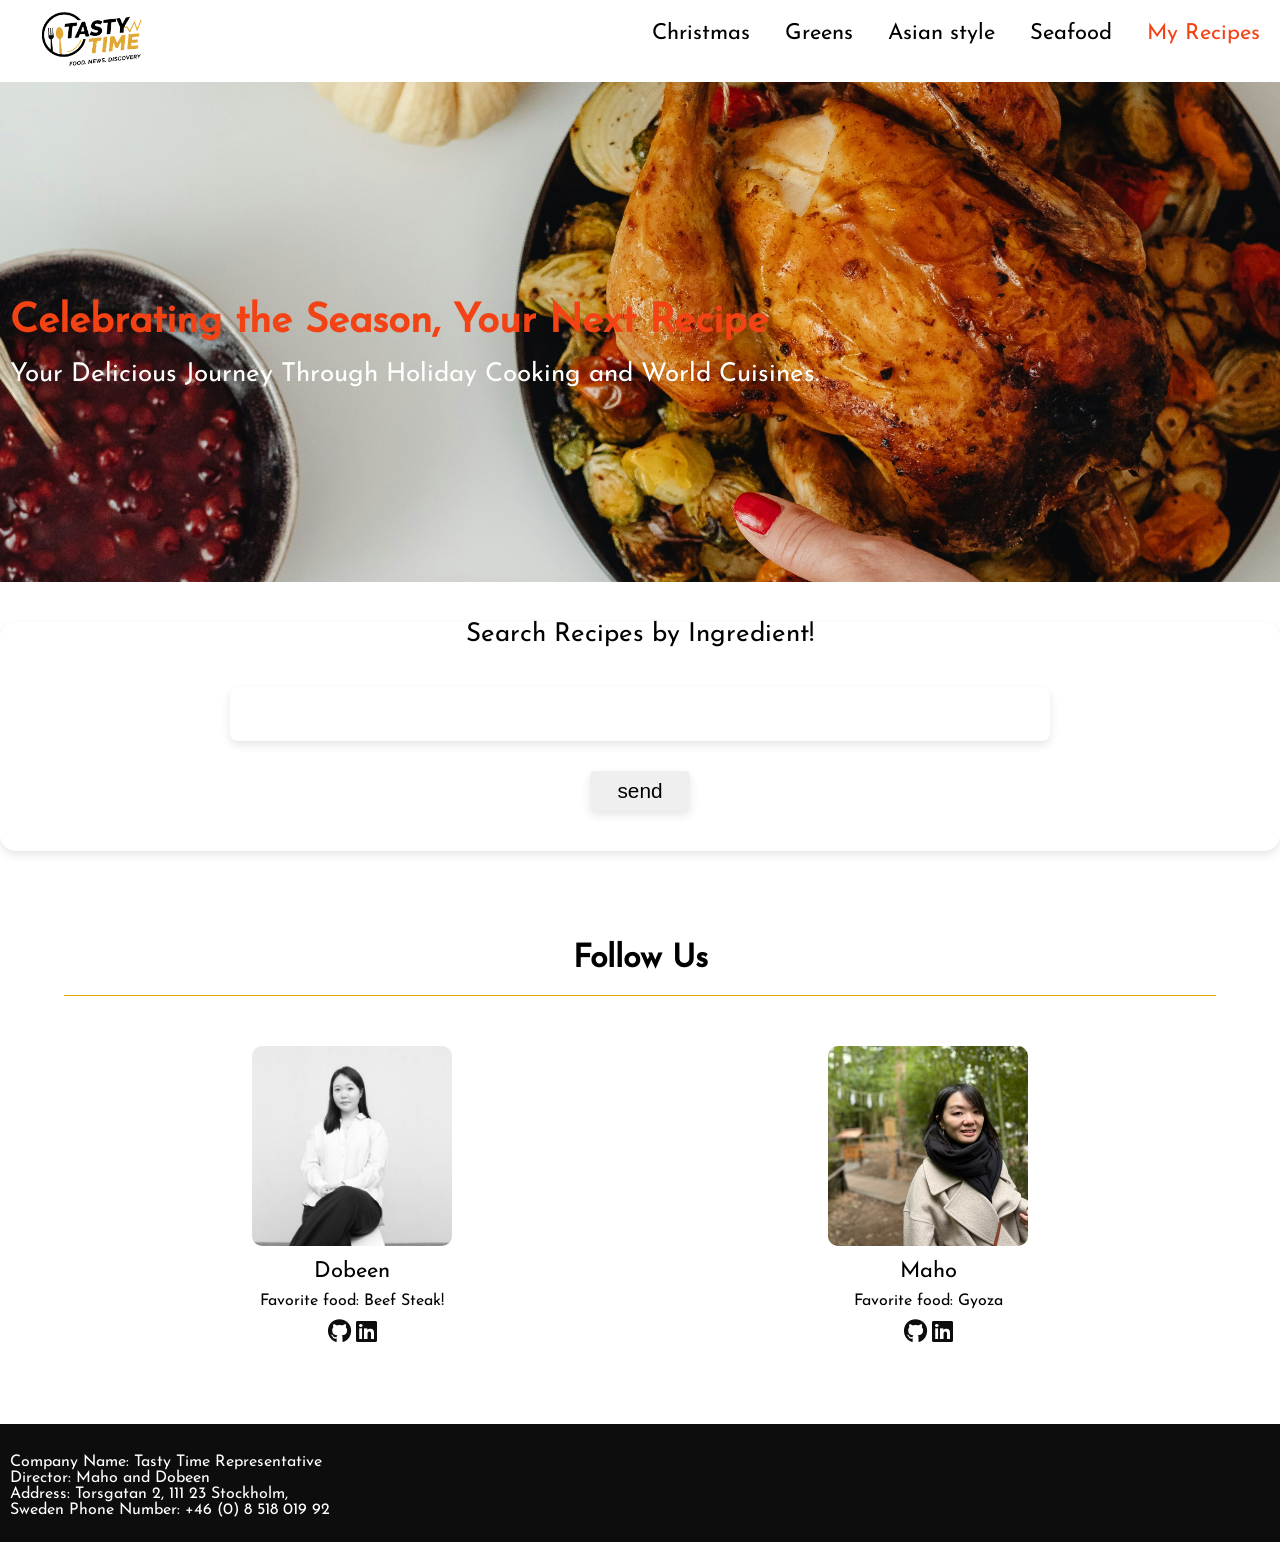
<file: index.html>
<!DOCTYPE html>
<html lang="en">
<head>
    <meta charset="UTF-8">
    <meta name="viewport" content="width=device-width, initial-scale=1.0">
    <title>Tasty Times develop</title>
    <link rel="stylesheet" href="styles/style.css" />
    <link rel="stylesheet" href="fonts/fontstyle.css" />
    <link rel="stylesheet" href="https://cdnjs.cloudflare.com/ajax/libs/font-awesome/6.5.1/css/all.min.css" integrity="sha512-DTOQO9RWCH3ppGqcWaEA1BIZOC6xxalwEsw9c2QQeAIftl+Vegovlnee1c9QX4TctnWMn13TZye+giMm8e2LwA==" crossorigin="anonymous" referrerpolicy="no-referrer" />
    <script src="js/jquery-3.7.1.min.js" defer></script>
    <script src="js/script.js" defer></script>
</head>
<body>
  <header class="header">
    <div class="header__wrap">
      <div class="logo-area">
        <a href="index.html" class="logo"><img src="img/logo.png" alt="" width="70px" height="auto"></a>
        <div class="icons-right">
          <a href="favorites.html" aria-label="my recipes"><i class="fa-brands fa-gratipay"></i></a>
          <i class="fa-solid fa-bars-staggered "></i>
        </div>
      </div>
      <div class="nav">
        <p data-target="section-christmas">Christmas</p>
        <p data-target="section-global-greens">Greens</p>
        <p data-target="section-asian-style-noodle">Asian style</p>
        <p data-target="section-mediterranean-style-seafood">Seafood</p>
        <a href="favorites.html" class="nav-fav">My Recipes</a>
      </div>
    </div>
    <div class="hero__section ">
      <p class="background__text">Celebrating the Season, Your Next Recipe</p>
      <p class="background__subText">Your Delicious Journey Through Holiday Cooking and World Cuisines.</p>
    </div>
  </header>
  <div class="sub__main">
    <div class="sub_wrap">
      <div class="main-text">Search Recipes by Ingredient!</div>
      <div class="input-area">
        <input type="text" id="user-input">
        <button id="searchBtn">send</button>
      </div>
      <div id="chat-box"></div>
    </div>
  </div>
  <main class="main"></main>
  <footer class="footer">
    <div class="footer__wrap">
      <p class="text">Follow Us</p>
      <div class="followBox">
        <div class="info__left">
          <img src="img/dobeen_image.jpeg" alt="" width="200px" height="auto">
          <div class="info">
            <p>Dobeen</p>
            <p>Favorite food: Beef Steak!</p>
            <a href="https://github.com/DobeenKim" target="_blank" aria-label="GitHub"><i class="fa-brands fa-github"></i></a>
            <a href="https://www.linkedin.com/in/dobeen-kim/" target="_blank" aria-label="Linkedin"><i class="fa-brands fa-linkedin"></i></a>
          </div>
        </div>
        <div class="info__right">
          <img src="img/maho_image.jpeg" alt="" width="200px" height="auto">
          <div class="info">
            <p>Maho</p>
            <p>Favorite food: Gyoza</p>
            <a href="https://github.com/mamahimiko" target="_blank" aria-label="GitHub"><i class="fa-brands fa-github"></i></a>
            <a href="https://www.linkedin.com/in/maho-kurauchi/" target="_blank" aria-label="Linkedin"><i class="fa-brands fa-linkedin"></i></a>
          </div>
        </div>
      </div>
    </div>
    <p class="company__info">Company Name: Tasty Time Representative <br>
      Director: Maho and Dobeen <br> 
      Address: Torsgatan 2, 111 23 Stockholm,<br>
      Sweden Phone Number: +46 (0) 8 518 019 92
    </p>
  </footer>
</body>
</html>
</file>
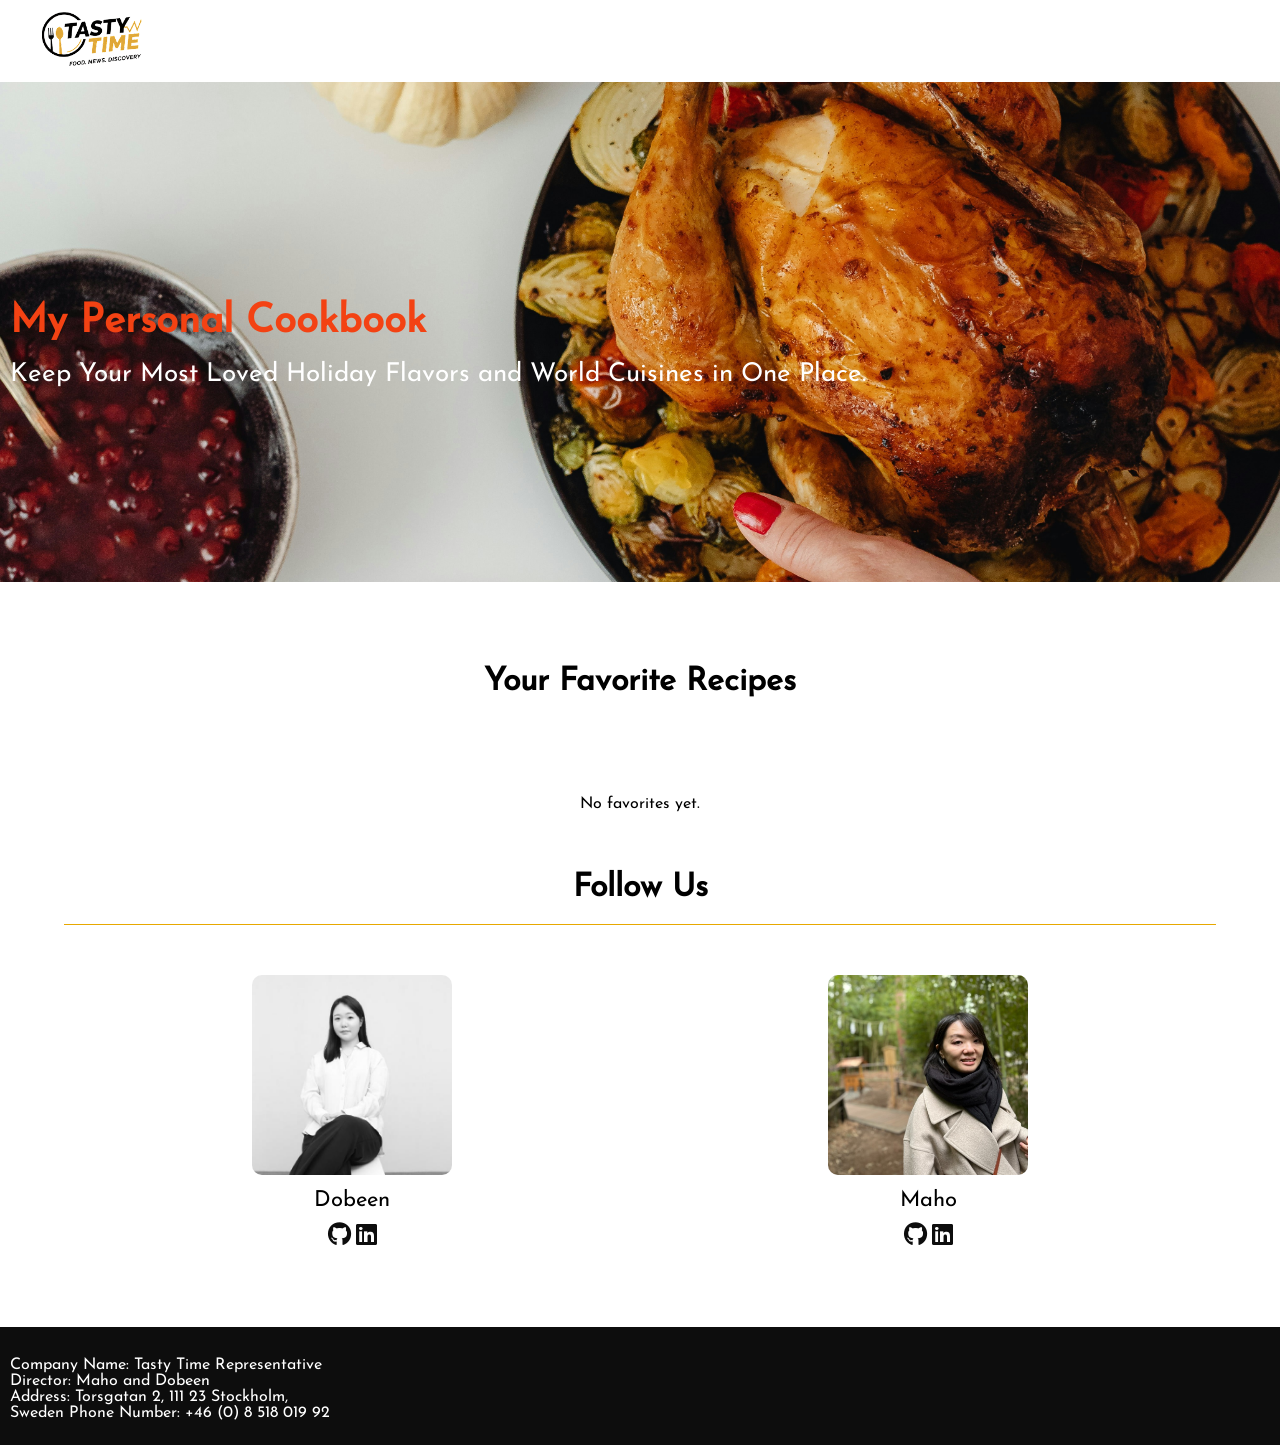
<file: favorites.html>
<!DOCTYPE html>
<html lang="en">
<head>
    <meta charset="UTF-8">
    <meta name="viewport" content="width=device-width, initial-scale=1.0">
    <title>Tasty Times develop</title>
    <link rel="stylesheet" href="styles/style.css" />
    <link rel="stylesheet" href="fonts/fontstyle.css" />
    <link rel="stylesheet" href="https://cdnjs.cloudflare.com/ajax/libs/font-awesome/6.5.1/css/all.min.css" integrity="sha512-DTOQO9RWCH3ppGqcWaEA1BIZOC6xxalwEsw9c2QQeAIftl+Vegovlnee1c9QX4TctnWMn13TZye+giMm8e2LwA==" crossorigin="anonymous" referrerpolicy="no-referrer" />
    <script src="js/jquery-3.7.1.min.js" defer></script>
    <script src="js/favorites.js" defer></script>
</head>
<body>
  <header class="header">
    <div class="header__wrap">
      <div class="logo-area">
        <a href="index.html" class="logo"><img src="img/logo.png" alt="" width="70px" height="auto"></a>
      </div>
    </div>
    <div class="hero__section ">
      <p class="background__text">My Personal Cookbook</p>
      <p class="background__subText">Keep Your Most Loved Holiday Flavors and World Cuisines in One Place.</p>
    </div>
  </header>
  <main class="favorite-container">    
    <h1 class="favorite__title">Your Favorite Recipes</h1>
    <div class="wrap">
      <div id="chat-box-favorites"></div>
    </div>
    <div id="favorites"></div>
  </main>
  <footer class="footer">
    <div class="footer__wrap">
      <p class="text">Follow Us</p>
      <div class="followBox">
        <div class="info__left">
          <img src="img/dobeen_image.jpeg" alt="" width="200px" height="auto">
          <div class="info">
            <p>Dobeen</p>
            <a href="https://github.com/DobeenKim" target="_blank" aria-label="GitHub"><i class="fa-brands fa-github"></i></a>
            <a href="https://www.linkedin.com/in/dobeen-kim/" target="_blank" aria-label="Linkedin"><i class="fa-brands fa-linkedin"></i></a>
          </div>
        </div>
        <div class="info__right">
          <img src="img/maho_image.jpeg" alt="" width="200px" height="auto">
          <div class="info">
            <p>Maho</p>
            <a href="https://github.com/mamahimiko" target="_blank" aria-label="GitHub"><i class="fa-brands fa-github"></i></a>
            <a href="https://www.linkedin.com/in/maho-kurauchi/" target="_blank" aria-label="Linkedin"><i class="fa-brands fa-linkedin"></i></a>
          </div>
        </div>
      </div>
    </div>
    <p class="company__info">Company Name: Tasty Time Representative <br>
      Director: Maho and Dobeen <br> 
      Address: Torsgatan 2, 111 23 Stockholm,<br>
      Sweden Phone Number: +46 (0) 8 518 019 92
    </p>
  </footer>
</body>
</html>
</file>
<file: styles/style.css>
:root {
  --main-color: #ffffff;
  --color-secondary: #e7a800;
  --color-tertiary: #0d0d0d;
  --color-point: #f34213;
}

* {
  box-sizing: border-box;
}

a {
  text-decoration: none;
}

body {
  margin: 0;
  display: flex;
  background-color: var(--main-color);
  flex-direction: column;
  min-height: 100vh;
  font-family: "Josefin Sans", "Arial Narrow", Arial, sans-serif;
}

.header {
  width: 100%;
  background: var(--main-color);
}

.header__wrap {
  width: 100%;
}

.logo-area {
  width: 94%;
  margin: 0 auto;
  display: flex;
  justify-content: space-between;
  position: relative;
}

a.logo {
  width: auto;
  cursor: pointer;
  margin: 12px;
}

.nav {
  display: flex;
  width: 100%;
  height: 0;
  overflow: hidden;
  transition: height 0.4s ease-in-out;
  background-color: var(--color-secondary);
  padding: 0 10px;
  justify-content: center;
  position: static;
  z-index: 100;
}

.nav.on {
  height: 50px;
}

.nav p,
.nav a {
  margin: 0px;
  padding: 15px;
  cursor: pointer;
}

.nav p:nth-child(4) {
  border-bottom: none;
}

.nav a {
  display: none;
}

.logo-area .fa-solid {
  padding-top: 20px;
  font-size: 2rem;
  color: var(--color-tertiary);
  cursor: pointer;
}

.logo-area .fa-gratipay {
  padding-top: 20px;
  padding: 0 5px;
  font-size: 2rem;
  color: var(--color-tertiary);
  cursor: pointer;
}

.hero__section {
  background-image: url(../img/background-img.jpg);
  background-repeat: no-repeat;
  background-size: cover;
  height: 500px;
  width: 100%;
  background-position: 0 30%;
}

.background__text {
  margin: 0;
  font-size: 2rem;
  font-weight: 600;
  color: var(--color-point);
  width: 90%;
  position: relative;
  top: 200px;
  left: 10px;
}

.background__subText {
  font-size: 1rem;
  font-weight: 400;
  color: var(--main-color);
  width: 70%;
  position: relative;
  top: 205px;
  left: 10px;
  margin: 0;
}

/*SUB_MAIN*/
.sub__main {
  width: 100%;
  background: var();
  margin-top: 40px;
  border-radius: 16px;
  box-shadow: 0 4px 10px rgba(0, 0, 0, 0.1);
}

.sub__main .fa-heart {
  font-size: 36px;
  color: red;
}

.sub_wrap {
  width: 80%;
  margin: 0 auto 40px;
  text-align: center;
}

.input-area {
  display: grid;
}

#searchBtn {
  width: 100px;
  margin: 0 auto;
  padding: 8px;
  border-radius: 5px;
  border: 0px solid;
  box-shadow: 0 4px 10px rgba(0, 0, 0, 0.1);
  cursor: pointer;
  font-size: 1rem;
}

#user-input {
  width: 80%;
  margin: 0 auto 16px;
  border-radius: 8px;
  padding: 16px;
  border: 0px solid;
  box-shadow: 0 4px 10px rgba(0, 0, 0, 0.1);
  background: var(--main-color);
  font-size: 1.2rem;
  text-align: center;
}

.main-text {
  font-size: 1.5rem;
  margin-bottom: 24px;
}

#chat-box h2 {
  font-weight: 400;
  font-size: 1.5rem;
}

#chat-box p {
  font-size: 1.5rem;
}

.recipe-card__image img {
  width: 100%;
}

.footer {
  background: var(--main-color);
  width: 100%;
}

.footer__wrap {
  width: 90%;
  margin: 0 auto;
}

.footer__wrap .text {
  margin: 0;
  font-size: 2rem;
  font-weight: 600;
  border-bottom: 1px solid var(--color-secondary);
  padding: 20px 0;
  text-align: center;
}

.followBox {
  width: 100%;
  padding-top: 20px;
}

.info p {
  margin: 0;
  font-size: 1rem;
}

.info p:nth-child(1) {
  padding: 10px;
  font-size: 1.4rem;
}

.info p:nth-child(2) {
  padding-bottom: 10px;
}

.info i {
  font-size: 1.5rem;
  cursor: pointer;
  color: var(--color-tertiary);
}

.info p a {
  color: var(--color-tertiary);
}

.info__left,
.info__right {
  width: 50%;
  justify-content: space-between;
  padding-bottom: 30px;
  margin: 0 auto;
  text-align: center;
}

.info__left img,
.info__right img {
  border-radius: 10px;
}

.company__info {
  background-color: var(--color-tertiary);
  color: var(--main-color);
  margin: 0;
  padding: 30px 0px 24px 10px;
  font-size: 1rem;
}

/* favorites-sub main */

#chat-box-favorites {
  padding: 16px;
  padding-bottom: 36px;
  display: flex;
  flex-wrap: wrap;
  justify-content: center;
  gap: 16px;
  width: 100%;
}

.fav {
  position: relative;
  display: flex;
  flex-direction: column;
  width: 320px;
  background: var(--main-color);
  border-radius: 16px;
  box-shadow: 0 4px 10px rgba(0, 0, 0, 0.1);
  overflow: hidden;
  transition: transform 0.2s ease, box-shadow 0.2s ease;
  padding: 16px;
  display: inline-block;
}

.fav p {
  margin: 0px;
  padding: 0;
}

.deleteToggle {
  position: absolute;
  top: 8px;
  right: 8px;
  font-size: 32px;
  color: var(--color-tertiary);
  z-index: 10;
  cursor: pointer;
}

/* main content */

.main {
  padding: 60px 24px;
  color: var(--color-tertiary);
}

.section__title {
  font-size: 26px;
  padding: 9px 0;
  text-align: center;
  font-weight: bold;
}

.card-section {
  padding: 16px;
  padding-bottom: 36px;
  display: flex;
  flex-wrap: wrap;
  justify-content: center;
  gap: 16px;
}

.recipe-card {
  display: flex;
  flex-direction: column;
  width: 320px;
  background: var(--main-color);
  border-radius: 16px;
  box-shadow: 0 4px 10px rgba(0, 0, 0, 0.1);
  overflow: hidden;
  transition: transform 0.2s ease, box-shadow 0.2s ease;
}

.recipe-card:hover,
.fav:hover {
  transform: translateY(-4px);
  box-shadow: 0 8px 20px rgba(0, 0, 0, 0.15);
}

.recipe-card-link {
  text-decoration: none;
  color: inherit;
  display: inline-block;
}

.recipe-card__image-container {
  width: 100%;
  height: 200px;
  background-size: cover;
  position: relative;
}

.main .fa-heart {
  position: absolute;
  top: 8px;
  right: 8px;
  margin: 5px;
  font-size: 36px;
  color: var(--color-point);
}

.recipe-card__content {
  padding: 1rem;
  height: 180px;
}

.recipe-card__title {
  font-size: 1.2rem;
  margin-bottom: 0.5rem;
  font-weight: bold;
}

.recipe-card__text {
  font-size: 0.9rem;
  font-family: "Crimson Text", serif;
  color: #555;
  line-height: 1.4;
}

.favorite__title {
  font-size: 3.3 rem;
  margin: 0px;
  padding: 60px 0 30px;
  text-align: center;
}

.delete-toggle {
  position: absolute;
  top: 8px;
  right: 8px;
  font-size: 32px;
  color: var(--color-tertiary);
  z-index: 10;
  cursor: pointer;
}

.recipe-card__content-fav {
  height: 120px;
  padding: 1rem;
}

.empty {
  text-align: center;
}

@media (min-width: 768px) {
  .logo img {
    width: 100px;
  }

  .nav.on {
    height: 55px;
  }

  .nav p,
  .nav a {
    font-size: 1.3rem;
  }

  .nav a {
    display: block;
    color: var(--color-point);
  }

  .background__text {
    top: 240px;
    font-size: 2.2rem;
  }

  .background__subText {
    top: 250px;
    font-size: 1.2rem;
  }

  .card-section {
    justify-content: start;
  }

  #chat-box-favorites {
    justify-content: start;
  }

  .followBox {
    display: flex;
    text-align: center;
  }

  .main {
    padding: 36px;
  }

  .section__title {
    text-align: left;
  }

  .favorite-container {
    padding: 24px;
  }
}

@media (min-width: 1024px) {
  p.logo {
    margin: 0;
    padding: 10px 0 10px 0;
  }

  p.logo img {
    width: 50%;
    cursor: pointer;
  }

  .logo-area .fa-solid {
    display: none;
  }

  .logo-area .fa-gratipay {
    display: none;
  }

  .header {
    width: 100%;
  }

  .header__wrap {
    width: 100%;
    display: flex;
    justify-content: space-between;
    padding: 0 20px;
  }

  .logo-area {
    width: auto;
    margin-left: 10px;
  }

  .nav {
    height: auto;
    overflow: visible;
    transition: none;
    display: flex;
    position: static;
    width: 70%;
    background-color: transparent;
    padding: 0;
    justify-content: flex-end;
  }

  .nav p,
  .nav a {
    border-bottom: none;
    font-size: 1.4rem;
    margin-left: 35px;
    padding: 0;
    line-height: 3;
    cursor: pointer;
  }

  .background__text {
    font-size: 2.5rem;
    top: 220px;
  }

  .background__subText {
    font-size: 1.6rem;
    top: 240px;
  }

  .main-text {
    font-size: 1.6rem;
    margin-bottom: 40px;
  }

  #searchBtn {
    font-size: 1.3rem;
  }

  #user-input {
    margin: 0 auto 30px;
  }

  .followBox {
    display: flex;
    text-align: center;
    padding: 50px 0;
  }

  .section__title {
    text-align: left;
  }
}

@media (min-width: 1920px) {
  p.logo {
    padding: 15px;
  }

  p.logo img {
    width: 80%;
  }

  .nav p .nav a {
    font-size: 2rem;
    padding-left: 45px;
    line-height: 3;
  }

  .background__text {
    font-size: 4rem;
    left: 25px;
  }

  .background__subText {
    font-size: 2rem;
    left: 25px;
  }

  .hero__section {
    height: 800px;
  }

  .main-text {
    font-size: 3rem;
    margin-bottom: 32px;
  }

  #searchBtn {
    font-size: 2rem;
    width: 200px;
    padding: 8px;
  }

  .main-text {
    font-size: 3em;
  }

  .footer__wrap .text {
    font-size: 3.3rem;
  }

  .info__left img,
  .info__right img {
    width: 200px;
  }

  .info p:nth-child(1) {
    font-size: 1.7rem;
  }

  .info p:nth-child(2) {
    font-size: 1.2rem;
  }

  .info i {
    font-size: 2.7rem;
    margin-left: 5px;
  }

  .company__info {
    font-size: 1.5rem;
  }

  #user-input {
    font-size: 2rem;
  }
}
</file>
<file: fonts/fontstyle.css>
@font-face {
  font-family: "Josefin Sans";
  src: url("JosefinSans-Regular.woff2") format("woff2"),
    url("JosefinSans-Regular.woff") format("woff");
  font-weight: normal;
  font-style: normal;
  font-display: swap;
}

@font-face {
  font-family: "Crimson Text";
  src: url("CrimsonText-Regular.woff2") format("woff2"),
    url("CrimsonText-Regular.woff") format("woff");
  font-weight: normal;
  font-style: normal;
  font-display: swap;
}
</file>
